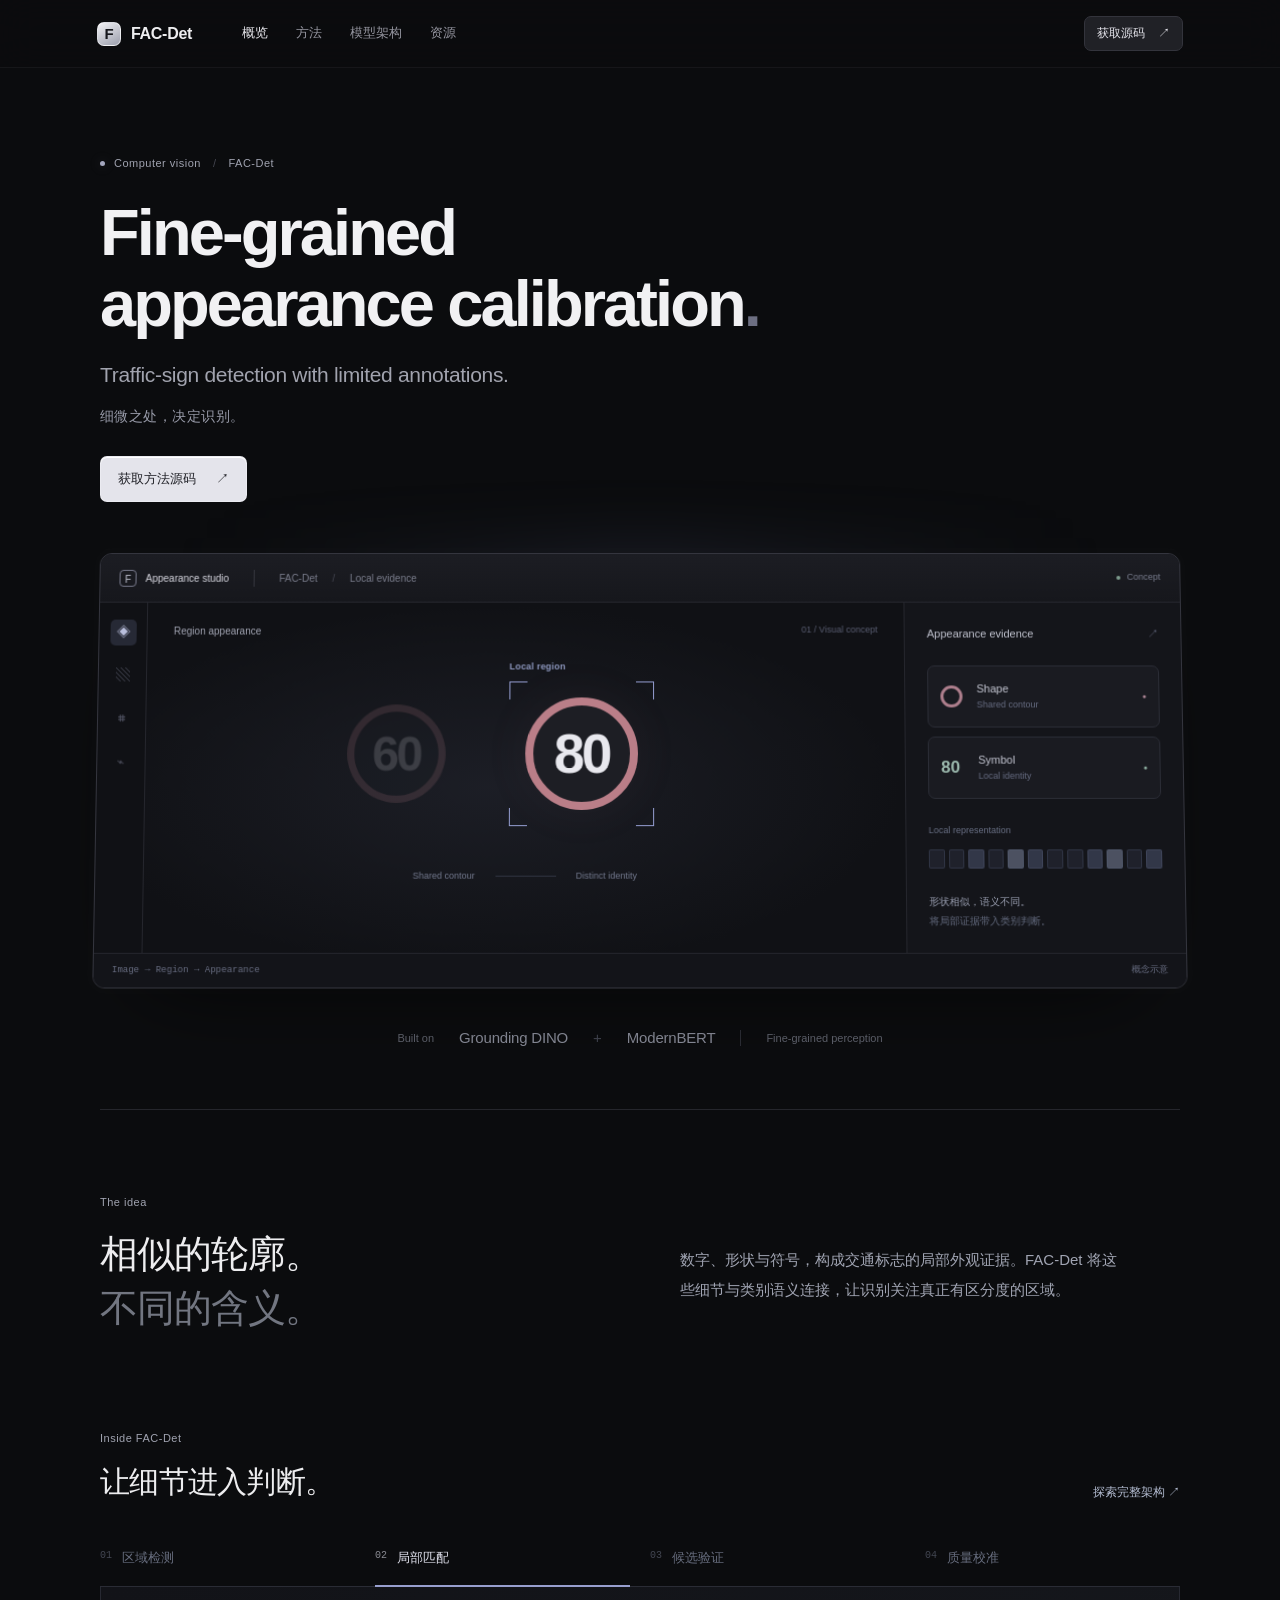
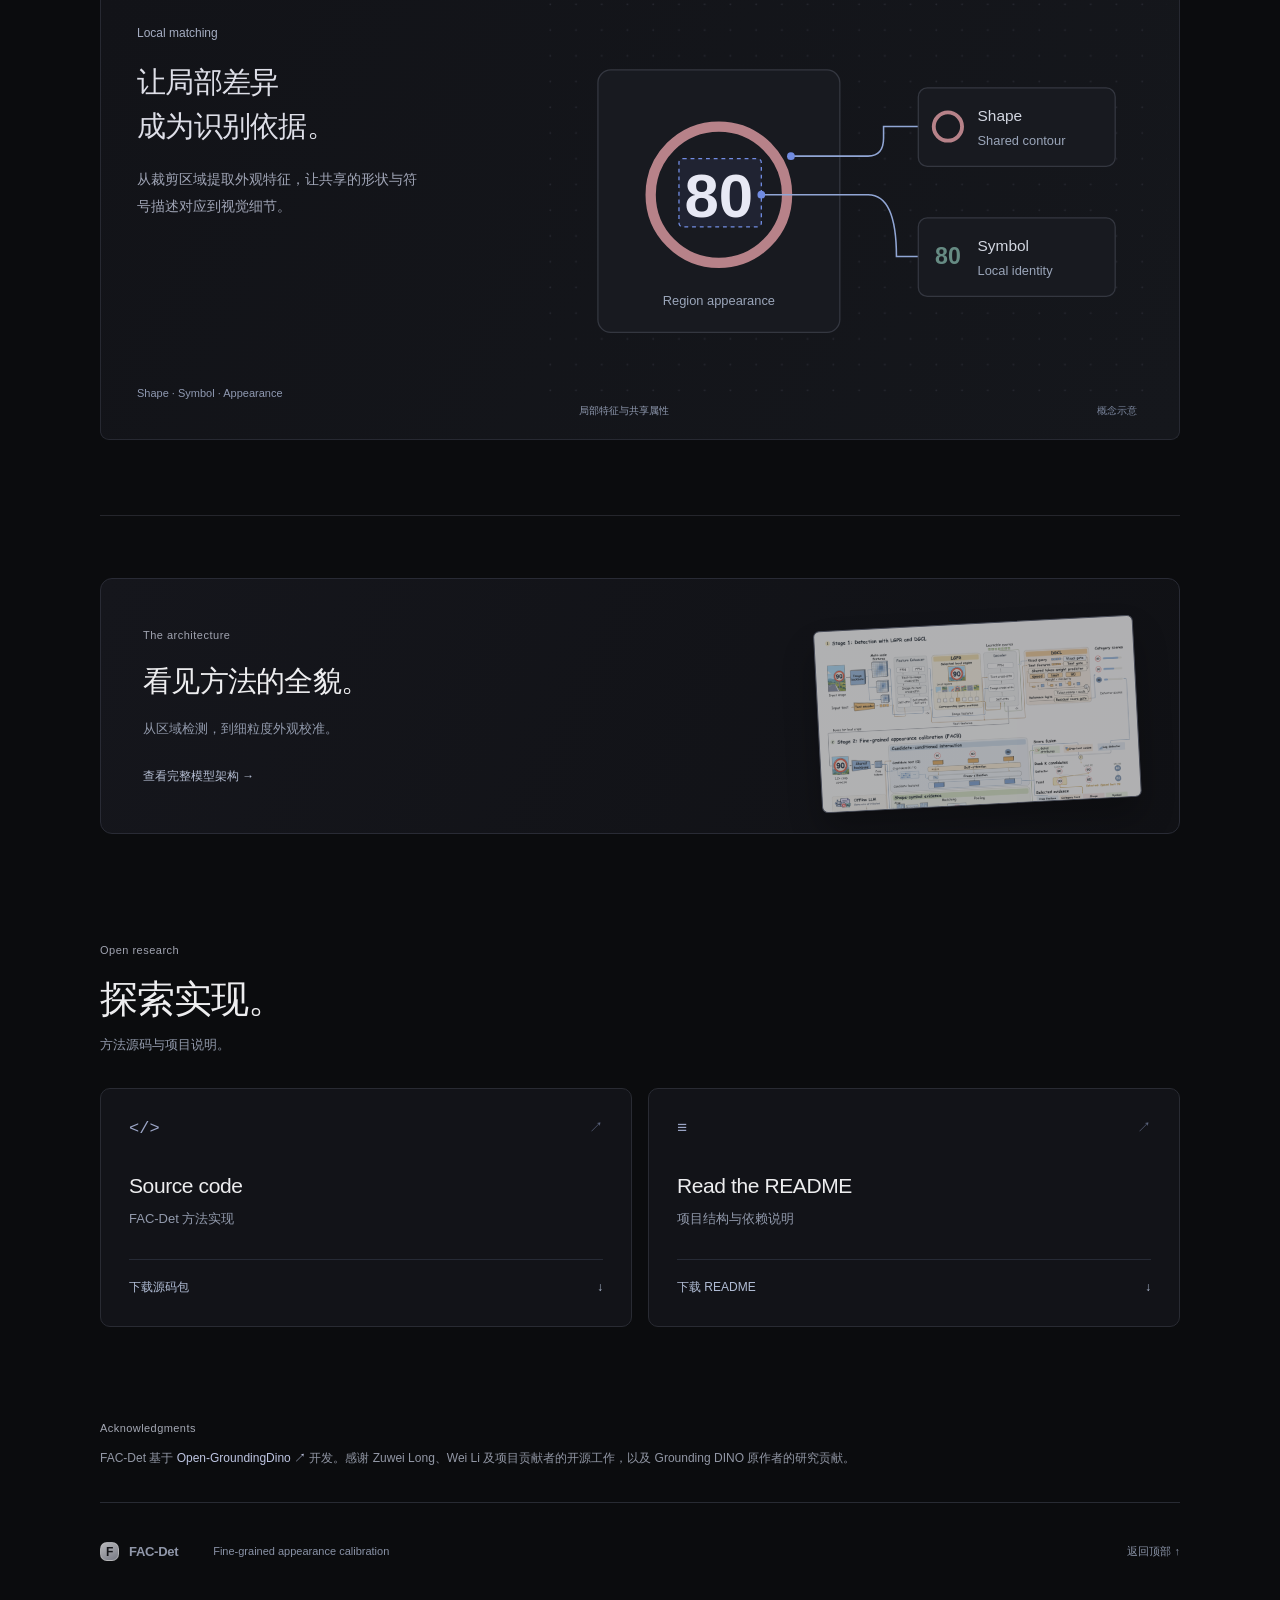
<file: docs/index.html>
<!doctype html><html lang="zh-CN"><head><meta charset="utf-8"><meta name="viewport" content="width=device-width,initial-scale=1"><meta name="theme-color" content="#0b0c0e"><meta name="description" content="FAC-Det：有限标注下的细粒度交通标志检测。"><title>FAC-Det · Fine-grained appearance calibration</title><link rel="stylesheet" href="style.css?v=dark-final"><style id="dark-base">html,body{background:#0b0c0e;color:#ededef;color-scheme:dark}</style></head><body><a class="skip-link" href="#main">跳至正文</a><header class="header"><div class="header-inner"><a class="brand" href="index.html"><span class="logo" aria-hidden="true">F</span>FAC-Det</a><nav aria-label="主导航"><a href="index.html#overview">概览</a><a href="index.html#method">方法</a><a href="architecture.html">模型架构</a><a href="index.html#code">资源</a></nav><a class="header-download" href="assets/FAC-Det-source.zip" download>获取源码 <span>↗</span></a></div></header><main id="main"><section class="hero shell" id="overview"><div class="eyebrow"><span class="status-dot"></span>Computer vision <span class="eyebrow-slash">/</span> FAC-Det</div><h1>Fine-grained<br>appearance calibration<span class="title-period">.</span></h1><p class="paper-title">Traffic-sign detection with limited annotations.</p><p class="hero-subtitle">细微之处，决定识别。</p><div class="hero-actions"><a class="button primary" href="assets/FAC-Det-source.zip" download>获取方法源码 <span>↗</span></a></div></section>
<section class="hero-visual shell" aria-label="局部外观概念展示"><div class="concept-window"><div class="window-bar"><span class="window-brand"><span class="tiny-mark">F</span> Appearance studio</span><span class="window-path">FAC-Det <span>/</span> Local evidence</span><span class="window-status"><i></i> Concept</span></div><div class="concept-workspace"><div class="concept-rail"><span class="rail-active">◈</span><span>▧</span><span>⌗</span><span>⌁</span></div><div class="concept-stage"><div class="stage-meta"><span>Region appearance</span><span class="quiet">01 / Visual concept</span></div><div class="sign-scene"><div class="ghost-sign">60</div><div class="focus-sign"><span>80</span><i class="focus-corner tl"></i><i class="focus-corner tr"></i><i class="focus-corner bl"></i><i class="focus-corner br"></i><span class="focus-label">Local region</span></div><div class="scene-crosshair"></div></div><div class="scene-caption"><span>Shared contour</span><span class="connector-line"></span><span>Distinct identity</span></div></div><div class="evidence-panel"><div class="evidence-title">Appearance evidence <span>↗</span></div><div class="evidence-row"><span class="attribute-icon ring"></span><div><b>Shape</b><small>Shared contour</small></div><span class="attribute-status">●</span></div><div class="evidence-row"><span class="attribute-icon symbol">80</span><div><b>Symbol</b><small>Local identity</small></div><span class="attribute-status mint">●</span></div><div class="token-block"><span>Local representation</span><div class="tokens" aria-hidden="true"><i></i><i></i><i></i><i></i><i></i><i></i><i></i><i></i><i></i><i></i><i></i><i></i></div></div><div class="evidence-note">形状相似，语义不同。<br><span>将局部证据带入类别判断。</span></div></div></div><div class="window-bottom"><span>Image → Region → Appearance</span><span>概念示意</span></div></div></section>
<div class="foundation shell"><span>Built on</span><b>Grounding DINO</b><span class="foundation-cross">+</span><b>ModernBERT</b><span class="foundation-divider"></span><span>Fine-grained perception</span></div>
<section class="intro shell"><div><span class="eyebrow">The idea</span><h2>相似的轮廓。<br><span>不同的含义。</span></h2></div><p>数字、形状与符号，构成交通标志的局部外观证据。FAC-Det 将这些细节与类别语义连接，让识别关注真正有区分度的区域。</p></section>
<div class="shell"><section id="method" class="method-editorial"><div class="method-heading"><div><span class="method-eyebrow">Inside FAC-Det</span><h2>让细节进入判断。</h2></div><a href="architecture.html">探索完整架构 ↗</a></div><div class="method-tabs" role="tablist" aria-label="方法阶段"><button role="tab" id="stage-0" data-stage="0" aria-controls="stage-panel" aria-selected="false" tabindex="-1"><span class="method-tab-index">01</span><span>区域检测</span></button><button role="tab" id="stage-1" data-stage="1" aria-controls="stage-panel" aria-selected="true" tabindex="0"><span class="method-tab-index">02</span><span>局部匹配</span></button><button role="tab" id="stage-2" data-stage="2" aria-controls="stage-panel" aria-selected="false" tabindex="-1"><span class="method-tab-index">03</span><span>候选验证</span></button><button role="tab" id="stage-3" data-stage="3" aria-controls="stage-panel" aria-selected="false" tabindex="-1"><span class="method-tab-index">04</span><span>质量校准</span></button></div><div class="method-experience" id="stage-panel" role="tabpanel" aria-labelledby="stage-1"><div class="method-copy"><span id="stage-tag" class="method-kicker">Local matching</span><h3 id="stage-title">让局部差异<br>成为识别依据。</h3><p id="stage-description">从裁剪区域提取外观特征，让共享的形状与符号描述对应到视觉细节。</p><div class="method-signature" id="stage-signature">Shape · Symbol · Appearance</div></div><div class="method-visual"><div id="stage-art" role="img" aria-label="局部匹配的概念示意"></div><div class="method-visual-footer"><span id="stage-caption">局部特征与共享属性</span><span>概念示意</span></div></div></div></section></div>
<section id="architecture" class="architecture-entry shell"><a class="architecture-link" href="architecture.html"><div class="architecture-link-copy"><span class="eyebrow">The architecture</span><h2>看见方法的全貌。</h2><p>从区域检测，到细粒度外观校准。</p><span class="text-link">查看完整模型架构 →</span></div><div class="architecture-thumb"><img src="assets/facdet-model.png" width="3600" height="2800" alt="FAC-Det 模型架构缩略图" loading="lazy"></div></a></section>
<section id="code" class="resources shell"><div class="resource-heading"><span class="eyebrow">Open research</span><h2>探索实现。</h2><p>方法源码与项目说明。</p></div><div class="resource-grid"><a class="resource-card" href="assets/FAC-Det-source.zip" download><span class="resource-icon">&lt;/&gt;</span><span class="resource-arrow">↗</span><h3>Source code</h3><p>FAC-Det 方法实现</p><span class="resource-action">下载源码包 <span>↓</span></span></a><a class="resource-card" href="assets/README.md" download><span class="resource-icon">≡</span><span class="resource-arrow">↗</span><h3>Read the README</h3><p>项目结构与依赖说明</p><span class="resource-action">下载 README <span>↓</span></span></a></div></section></main>
<aside class="acknowledgments shell" aria-label="致谢"><span>Acknowledgments</span><p>FAC-Det 基于 <a href="https://github.com/longzw1997/Open-GroundingDino" target="_blank" rel="noopener noreferrer">Open-GroundingDino ↗</a> 开发。感谢 Zuwei Long、Wei Li 及项目贡献者的开源工作，以及 Grounding DINO 原作者的研究贡献。</p></aside>
<footer class="shell"><a class="brand" href="#overview"><span class="logo">F</span>FAC-Det</a><p>Fine-grained appearance calibration</p><a class="footer-top" href="#overview">返回顶部 ↑</a></footer><script src="app.js"></script></body></html>
</file>
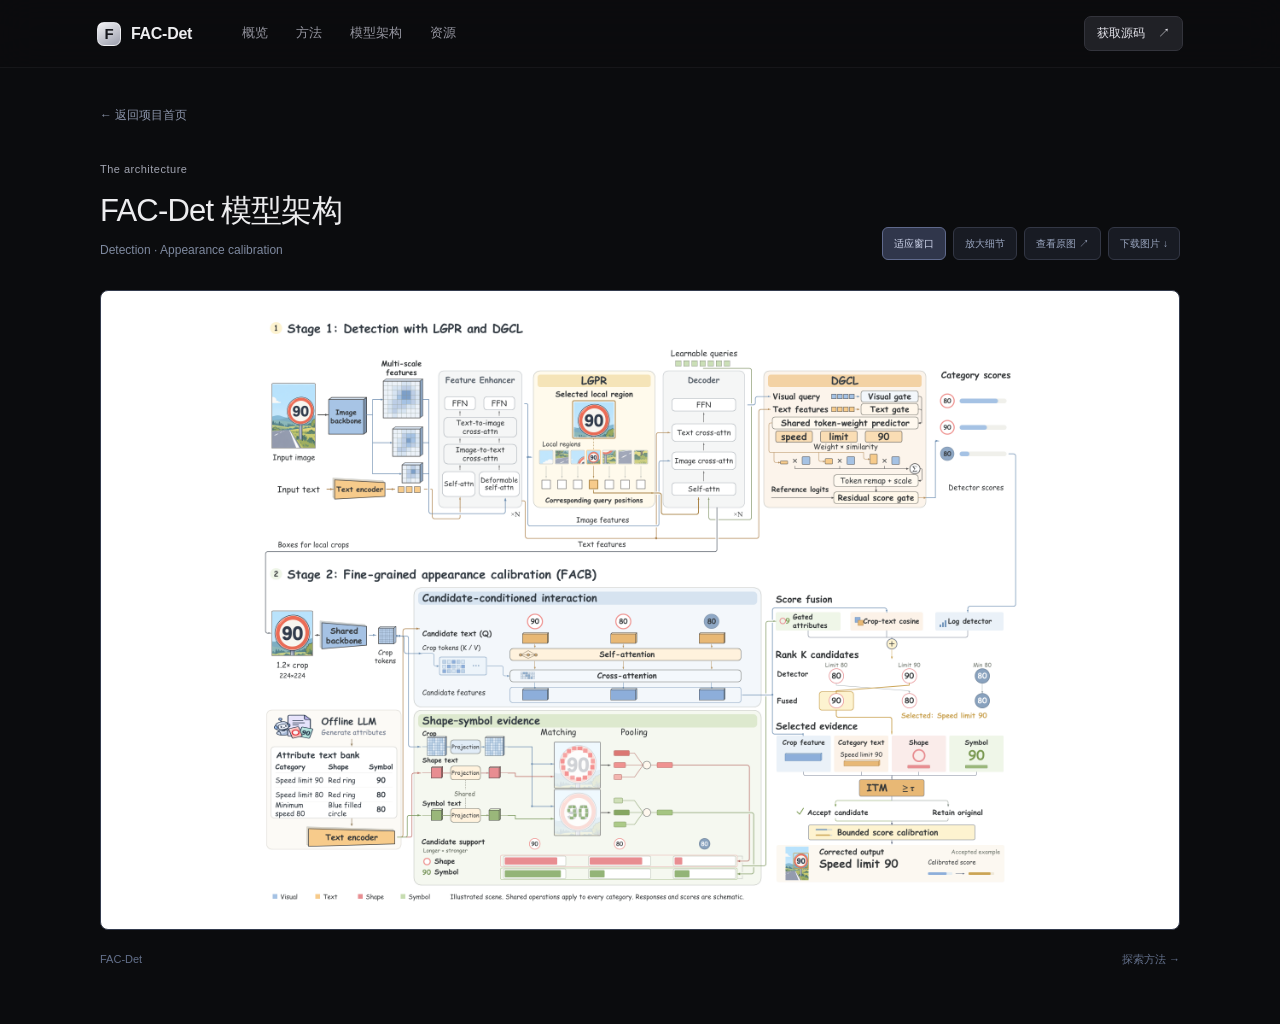
<file: docs/architecture.html>
<!doctype html><html lang="zh-CN"><head><meta charset="utf-8"><meta name="viewport" content="width=device-width,initial-scale=1"><title>模型架构 · FAC-Det</title><meta name="description" content="FAC-Det 模型架构与高清细节。"><link rel="stylesheet" href="style.css?v=dark-final"><style id="dark-base">html,body{background:#0b0c0e;color:#ededef;color-scheme:dark}</style></head><body class="architecture-body"><header class="header"><div class="header-inner"><a class="brand" href="index.html"><span class="logo" aria-hidden="true">F</span>FAC-Det</a><nav aria-label="主导航"><a href="index.html#overview">概览</a><a href="index.html#method">方法</a><a href="architecture.html">模型架构</a><a href="index.html#code">资源</a></nav><a class="header-download" href="assets/FAC-Det-source.zip" download>获取源码 <span>↗</span></a></div></header><main class="architecture-page shell"><a class="back-link" href="index.html">← 返回项目首页</a><div class="architecture-heading"><div><span class="eyebrow">The architecture</span><h1>FAC-Det 模型架构</h1><p>Detection · Appearance calibration</p></div><div class="architecture-controls" aria-label="图像视图"><button id="diagram-fit" aria-pressed="true">适应窗口</button><button id="diagram-zoom" aria-pressed="false">放大细节</button><a href="assets/facdet-model.png" target="_blank" rel="noopener">查看原图 ↗</a><a href="assets/facdet-model.png" download>下载图片 ↓</a></div></div><div class="architecture-canvas" id="diagram-canvas" tabindex="0" aria-label="模型架构图，可滚动查看细节"><img src="assets/facdet-model.png" width="3600" height="2800" alt="FAC-Det 模型架构：Stage 1 检测器，Stage 2 细粒度外观校准分支"></div><div class="architecture-page-footer"><span>FAC-Det</span><a href="index.html#method">探索方法 →</a></div></main><script src="architecture.js"></script></body></html>
</file>
<file: docs/style.css>
:root{color-scheme:dark;--bg:#0b0c0e;--panel:#111216;--border:#25262c;--text:#ededef;--muted:#8b8d98;--accent:#a5adff}*{box-sizing:border-box}html{scroll-behavior:smooth;scroll-padding-top:95px}body{margin:0;background:var(--bg);color:var(--text);font:14px/1.7 "Segoe UI Variable Text","Segoe UI",-apple-system,BlinkMacSystemFont,"PingFang SC","Microsoft YaHei UI","Microsoft YaHei",sans-serif;-webkit-font-smoothing:antialiased}a{color:inherit;text-decoration:none}button,input{font:inherit}button{cursor:pointer}a,button{-webkit-tap-highlight-color:transparent}a:focus-visible,button:focus-visible,[tabindex]:focus-visible{outline:2px solid #a5adff;outline-offset:5px}.shell{width:min(1080px,calc(100% - 64px));margin-left:auto;margin-right:auto}.skip-link{position:absolute;left:20px;top:-100px;z-index:99;background:white;color:black;padding:10px}.skip-link:focus{top:10px}.header{height:68px;position:sticky;top:0;z-index:30;border-bottom:1px solid #ffffff0d;background:#0b0c0ee8;backdrop-filter:blur(18px)}.header-inner{max-width:1150px;height:100%;padding:0 32px;margin:auto;display:flex;gap:50px;align-items:center}.brand{display:inline-flex;align-items:center;gap:10px;font-size:16px;font-weight:600;letter-spacing:-.3px}.logo{width:24px;height:24px;border:1px solid #ffffff8a;border-radius:7px;display:grid;place-items:center;font-size:15px;line-height:1;background:linear-gradient(150deg,#f2f2f5,#9b9eac);color:#16171c;font-weight:750}nav{display:flex;gap:27px;color:#94959f;font-size:12px}nav a:hover,nav a.active{color:#efeff4}.header-download{margin-left:auto;font-size:11px;border:1px solid #33343c;background:#202126;border-radius:7px;padding:6px 12px;color:#e4e4eb}.header-download span{margin-left:10px}.header-download:hover{background:#292b32}.hero{padding-top:82px;padding-bottom:51px;position:relative}.eyebrow{display:inline-flex;align-items:center;gap:9px;font-size:11px;color:#9596a2;letter-spacing:.2px}.status-dot{width:5px;height:5px;background:#a4a7be;border-radius:50%;box-shadow:0 0 12px #a4a7be44}.eyebrow-slash{color:#454650;margin:0 3px}.hero h1{font-size:clamp(42px,5.1vw,65px);font-weight:550;line-height:1.07;letter-spacing:-2.8px;margin:24px 0 20px;max-width:1000px;color:#f1f1f3}.title-period{color:#6d6f82}.paper-title{font-size:20px;letter-spacing:-.3px;color:#93949e;line-height:1.5;margin:0}.hero-subtitle{color:#797c89;font-size:13px;letter-spacing:.6px;margin:12px 0 26px}.hero-actions{display:flex;align-items:center;gap:24px}.button{display:inline-flex;align-items:center;gap:20px;border-radius:7px;padding:10px 15px;font-size:12px}.button.primary{background:#e4e4eb;color:#202127;box-shadow:inset 0 1px #fff;border:1px solid #fff4}.button.primary:hover{background:white}.text-link{font-size:12px;color:#b0b1be}.text-link span{margin-left:10px}.text-link:hover{color:white}.hero-visual{position:relative;perspective:1600px}.hero-visual:before{content:'';position:absolute;inset:-15px 8% 15%;background:radial-gradient(ellipse at 50% 0,#7178ac20,transparent 70%);filter:blur(30px);pointer-events:none}.concept-window{border:1px solid #34353e;border-radius:12px;background:#101115;overflow:hidden;box-shadow:0 40px 90px -55px #000,0 0 0 5px #ffffff02;position:relative;transform:rotateX(3deg);transform-origin:50% 0}.window-bar{height:49px;display:flex;gap:25px;align-items:center;padding:0 19px;border-bottom:1px solid #26272f;background:linear-gradient(#1c1d23,#16171c);font-size:10px;color:#9c9daa}.window-brand{display:flex;align-items:center;gap:9px;color:#d9d9e2}.tiny-mark{display:grid;place-items:center;border:1px solid #77798b;width:17px;height:17px;border-radius:4px;color:#c7c9d7;font-size:10px}.window-path{padding-left:24px;border-left:1px solid #35363e;color:#7a7d8c}.window-path span{margin:0 12px;color:#454751}.window-status{margin-left:auto;font-size:9px;color:#777b8c;display:flex;gap:6px;align-items:center}.window-status i{height:4px;width:4px;background:#7c9b8d;border-radius:50%}.concept-workspace{display:grid;grid-template-columns:48px 1fr 276px;min-height:342px}.concept-rail{border-right:1px solid #25262d;padding:17px 9px;display:flex;flex-direction:column;gap:17px;color:#595c6d;align-items:center}.concept-rail span{width:26px;height:26px;display:grid;place-items:center}.concept-rail .rail-active{background:#262935;color:#b9bfdc;border-radius:5px}.concept-stage{min-width:0;padding:20px 26px 22px;background:radial-gradient(ellipse at 45% 53%,#30334160,transparent 70%)}.stage-meta{display:flex;justify-content:space-between;font-size:10px;color:#a0a3b1}.quiet{color:#585c70;font-size:9px}.sign-scene{height:228px;display:flex;align-items:center;justify-content:center;gap:72px;position:relative;background-image:radial-gradient(#6e738324 .7px,transparent .7px);background-size:18px 18px}.ghost-sign,.focus-sign{width:112px;height:112px;border:8px solid #ba7e88;border-radius:50%;font:600 55px/1 Arial,sans-serif;letter-spacing:-3px;display:flex;align-items:center;justify-content:center;color:#e8e8ee;background:#1d1e24;position:relative}.ghost-sign{opacity:.17;transform:scale(.87)}.focus-sign{box-shadow:0 0 50px #b27a8610}.focus-corner{position:absolute;width:18px;height:18px;border-color:#949dd1;border-style:solid}.tl{left:-24px;top:-24px;border-width:1px 0 0 1px}.tr{right:-24px;top:-24px;border-width:1px 1px 0 0}.bl{left:-24px;bottom:-24px;border-width:0 0 1px 1px}.br{right:-24px;bottom:-24px;border-width:0 1px 1px 0}.focus-label{position:absolute;top:-45px;left:-24px;font-size:9px;line-height:1.5;font-family:inherit;letter-spacing:.2px;color:#8e98bf;white-space:nowrap}.scene-caption{display:flex;align-items:center;justify-content:center;gap:20px;font-size:9px;color:#72788d}.connector-line{width:60px;height:1px;background:#303441}.evidence-panel{border-left:1px solid #25262d;padding:22px;background:#14151a}.evidence-title{font-size:11px;color:#bfc1cd;display:flex;justify-content:space-between;margin-bottom:22px}.evidence-title span{color:#62677d}.evidence-row{display:flex;gap:14px;align-items:center;border:1px solid #2b2d36;background:#1a1b21;border-radius:7px;padding:13px 12px;margin:9px 0}.evidence-row b{display:block;font-size:11px;font-weight:500;color:#c4c6d2}.evidence-row small{display:block;color:#656b80;font-size:9px}.attribute-icon{width:23px;flex-shrink:0}.ring{height:22px;width:22px;border:3px solid #ad7e8c;border-radius:50%}.symbol{font:600 17px Arial;color:#9bb8ad}.attribute-status{font-size:7px;color:#aa8493;margin-left:auto}.attribute-status.mint{color:#8eafa0}.token-block{margin-top:24px;color:#686f84;font-size:9px}.tokens{display:flex;gap:4px;margin-top:11px}.tokens i{height:19px;flex:1;background:#4e587333;border:1px solid #5e698644;border-radius:2px}.tokens i:nth-child(3n){background:#7986b34f}.tokens i:nth-child(5n){background:#a1adce66}.evidence-note{font-size:10px;line-height:1.9;margin-top:23px;color:#989daf}.evidence-note span{color:#62697d}.window-bottom{display:flex;justify-content:space-between;font:9px/1.5 Consolas,monospace;color:#676c80;padding:10px 18px;border-top:1px solid #25262d;background:#131419}.foundation{display:flex;align-items:center;justify-content:center;gap:25px;padding:39px 0 58px;border-bottom:1px solid var(--border);font-size:11px;color:#626570}.foundation b{font-size:15px;font-weight:500;color:#8c8f9c;letter-spacing:-.2px}.foundation-cross{font-size:15px;color:#444752}.foundation-divider{width:1px;height:16px;background:#2c2e36}.intro{padding-top:80px;padding-bottom:64px;display:grid;grid-template-columns:1fr 1fr;gap:80px}.intro h2{font-size:38px;line-height:1.4;letter-spacing:-1px;font-weight:500;margin:15px 0 0}.intro h2 span{color:#727681}.intro p{font-size:14px;line-height:2;color:#8a8d9a;max-width:420px;align-self:center;margin-top:40px}.method-editorial{padding:27px 0 75px;scroll-margin-top:100px}.method-heading{display:flex;align-items:flex-end;justify-content:space-between;margin-bottom:28px}.method-eyebrow{font-size:11px;color:#777d8d}.method-heading h2{font-size:30px;font-weight:500;letter-spacing:-.8px;margin:11px 0 0;line-height:1.4}.method-heading>a{font-size:11px;color:#9298ad}.method-heading>a:hover{color:#e2e5f3}.method-tabs{display:grid;grid-template-columns:repeat(4,1fr);gap:20px;border-bottom:1px solid #2a2c35}.method-tabs button{display:flex;gap:10px;background:none;border:0;border-bottom:2px solid transparent;padding:16px 0;color:#676d7e;font-size:12px;margin-bottom:-1px}.method-tabs button[aria-selected=true]{color:#dedfea;border-bottom-color:#989fce}.method-tab-index{font:9px/1.7 Consolas,monospace;opacity:.6}.method-tabs button:hover{color:#d2d7ed}.method-experience{display:grid;grid-template-columns:.85fr 1.25fr;background:linear-gradient(120deg,#121318,#15171c);border:1px solid #272932;border-top:0;border-radius:0 0 9px 9px;min-height:365px;overflow:hidden}.method-copy{padding:36px;display:flex;flex-direction:column;align-items:flex-start}.method-kicker{font-size:11px;color:#818ba5}.method-copy h3{white-space:pre-line;font-size:29px;font-weight:450;line-height:1.5;letter-spacing:-.3px;margin:18px 0;color:#dedfe8}.method-copy>p{font-size:12px;line-height:2;max-width:290px;color:#7f8598;margin:0}.method-signature{font-size:10px;color:#565e72;margin-top:auto;padding-top:25px}.method-visual{align-self:center;min-width:0;padding:16px 12px}.method-visual svg{display:block;width:100%;height:auto;animation:appear .25s ease}.method-visual-footer{display:flex;justify-content:space-between;font-size:9px;color:#6a738c;margin:0 30px 4px;gap:12px}.method-visual-footer span:last-child{color:#4f586d}@keyframes appear{from{opacity:.3;transform:translateY(4px)}to{opacity:1;transform:none}}.architecture-entry{border-top:1px solid var(--border);padding:62px 0}.architecture-link{display:flex;gap:80px;align-items:center;border:1px solid #292b35;background:linear-gradient(115deg,#15161c,#101115);border-radius:12px;padding:36px 42px;overflow:hidden;transition:border-color .2s}.architecture-link:hover{border-color:#5f6686}.architecture-link-copy{flex:1;min-width:0}.architecture-link h2{font-size:29px;letter-spacing:-.5px;font-weight:500;line-height:1.5;margin:13px 0}.architecture-link p{font-size:12px;color:#737a8e;margin:0 0 23px}.architecture-thumb{width:320px;max-height:182px;overflow:hidden;flex-shrink:0;transform:rotate(-3deg) translateY(8px);border:1px solid #626777;border-radius:6px;opacity:.67;box-shadow:0 20px 35px #0006;background:#fff;padding:5px}.architecture-thumb img{display:block;width:100%;height:auto}.resources{padding:42px 0 90px}.resource-heading h2{font-size:38px;font-weight:500;line-height:1.5;letter-spacing:-1px;margin:10px 0 5px}.resource-heading>p{font-size:13px;color:#7e8393;margin:0 0 30px}.resource-grid{display:grid;grid-template-columns:1fr 1fr;gap:16px}.resource-card{position:relative;border:1px solid #292b33;border-radius:10px;padding:28px;background:#121318;transition:background .2s,border-color .2s}.resource-card:hover{background:#17191f;border-color:#535973}.resource-icon{font:17px Consolas,monospace;color:#9ca6c7}.resource-arrow{position:absolute;right:28px;top:27px;color:#5b657e}.resource-card h3{font-size:21px;letter-spacing:-.4px;font-weight:500;margin:27px 0 3px}.resource-card p{font-size:12px;color:#6f778c;margin:0 0 28px}.resource-action{display:flex;justify-content:space-between;border-top:1px solid #262a35;padding-top:17px;font-size:11px;color:#a2abc2}footer{display:flex;align-items:center;gap:35px;border-top:1px solid #282b33;padding:28px 0 37px}footer .brand{font-size:13px;color:#9097a9}footer .logo{width:19px;height:19px;font-size:12px;opacity:.75}footer p{font-size:10px;color:#535d73}.footer-top{font-size:10px;color:#758099;margin-left:auto}.architecture-page{padding:35px 0 55px}.back-link{font-size:12px;color:#8c95ab}.back-link:hover{color:white}.architecture-heading{display:flex;align-items:flex-end;justify-content:space-between;gap:20px;padding:30px 0}.architecture-heading h1{font-size:31px;font-weight:500;line-height:1.4;letter-spacing:-.8px;margin:8px 0}.architecture-heading p{font-size:12px;color:#7e899f;margin:0}.architecture-controls{display:flex;gap:7px;flex-wrap:wrap}.architecture-controls button,.architecture-controls a{font-size:10px;padding:7px 11px;border:1px solid #333745;border-radius:6px;color:#9ba7c1;background:#181b23}.architecture-controls button[aria-pressed=true]{background:#30364b;color:#d1d7ed;border-color:#5f698c}.architecture-canvas{height:calc(100dvh - 260px);min-height:400px;overflow:auto;background:white;border:1px solid #343b4e;border-radius:8px;padding:20px;scrollbar-color:#65718b #e6eaf2}.architecture-canvas img{display:block;width:100%;height:100%;object-fit:contain}.architecture-canvas.is-zoomed img{width:220%;height:auto;max-width:none;object-fit:initial}.architecture-page-footer{display:flex;justify-content:space-between;font-size:11px;color:#64718c;padding-top:20px}
@media(max-width:800px){.header-inner{gap:30px}.concept-workspace{grid-template-columns:38px 1fr 220px}.concept-stage{padding:20px 15px}.sign-scene{gap:42px}.ghost-sign,.focus-sign{width:90px;height:90px;font-size:44px}.evidence-panel{padding:20px 15px}.quiet{display:none}.intro{gap:35px}.intro h2{font-size:31px}.method-copy{padding:27px}.method-copy h3{font-size:25px}.architecture-link{gap:35px;padding:30px}.architecture-thumb{width:250px}.foundation{gap:16px}.architecture-heading{align-items:flex-start;flex-direction:column}}
@media(max-width:600px){.shell{width:calc(100% - 38px)}.header{height:60px}.header-inner{padding:0 19px;gap:23px}.brand{font-size:14px;gap:7px}.logo{height:21px;width:21px;font-size:13px}nav{gap:15px;font-size:10px}.header-download{display:none}.hero{padding-top:49px;padding-bottom:35px}.eyebrow{font-size:10px}.hero h1{font-size:40px;line-height:1.1;letter-spacing:-1.8px;margin:22px 0 16px}.paper-title{font-size:16px;max-width:310px;line-height:1.6}.hero-subtitle{font-size:11px;margin:13px 0 24px}.hero-actions{gap:20px}.button{font-size:11px;padding:9px 12px;gap:12px}.text-link{font-size:11px}.concept-window{transform:none;border-radius:8px}.window-bar{padding:0 12px;height:39px;font-size:9px}.window-path{display:none}.window-status{font-size:8px}.concept-workspace{grid-template-columns:28px minmax(0,1fr);min-height:0}.concept-rail{padding:14px 0;gap:15px;font-size:12px}.concept-rail span{width:20px;height:20px}.concept-stage{padding:17px 17px 22px}.stage-meta{font-size:9px}.sign-scene{height:207px;gap:43px}.ghost-sign{width:75px;height:75px;font-size:36px;border-width:6px}.focus-sign{width:85px;height:85px;font-size:41px;border-width:6px}.scene-caption{gap:12px;font-size:8px}.evidence-panel{grid-column:2;border-left:0;border-top:1px solid #282a34;display:grid;grid-template-columns:1fr 1fr;gap:10px;padding:15px}.evidence-title{grid-column:1/-1;margin-bottom:0;font-size:10px}.evidence-row{margin:0;gap:9px;padding:10px 8px}.evidence-row b{font-size:10px}.evidence-row small{font-size:8px}.ring{width:18px;height:18px;flex-shrink:0}.symbol{font-size:15px;width:18px}.attribute-status{display:none}.token-block,.evidence-note{display:none}.window-bottom{font-size:8px;padding:9px 12px}.foundation{padding:26px 0 35px;gap:13px;flex-wrap:wrap;font-size:9px}.foundation b{font-size:12px}.foundation-divider,.foundation>span:last-child{display:none}.intro{padding-top:42px;padding-bottom:35px;grid-template-columns:1fr;gap:15px}.intro h2{font-size:29px;letter-spacing:-.5px;margin-top:12px}.intro p{font-size:12px;line-height:1.9;margin:0;max-width:100%;color:#8c90a0}.method-editorial{padding-top:18px;padding-bottom:37px}.method-heading{gap:10px;margin-bottom:20px}.method-heading h2{font-size:23px;letter-spacing:-.6px}.method-heading>a{font-size:9px}.method-eyebrow{font-size:10px}.method-tabs{gap:10px}.method-tabs button{font-size:10px;gap:5px;padding:13px 0}.method-tab-index{font-size:8px}.method-experience{grid-template-columns:1fr;min-height:0}.method-copy{padding:25px 23px 10px}.method-copy h3{font-size:24px;line-height:1.5;white-space:normal;margin:12px 0}.method-copy>p{font-size:12px;max-width:100%}.method-signature{padding-top:17px;font-size:9px}.method-visual{padding:0 3px 20px}.method-visual svg{max-height:275px}.method-visual-footer{font-size:8px;margin:0 25px}.architecture-entry{padding:32px 0}.architecture-link{display:block;padding:26px;position:relative}.architecture-link h2{font-size:25px;margin:10px 0}.architecture-link p{font-size:11px;margin-bottom:17px}.architecture-thumb{width:100%;max-height:135px;margin-top:28px;transform:rotate(-2deg);opacity:.55}.resources{padding:20px 0 44px}.resource-heading h2{font-size:30px}.resource-heading>p{font-size:12px;margin-bottom:22px}.resource-grid{gap:12px;grid-template-columns:1fr}.resource-card{padding:24px}.resource-card h3{font-size:21px;margin-top:20px}.resource-card p{margin-bottom:20px}.resource-arrow{right:24px;top:23px}footer{padding:23px 0 30px;gap:20px;flex-wrap:wrap}footer p{font-size:9px;order:3;flex-basis:100%;margin:0}.footer-top{font-size:9px}.architecture-page{padding:24px 0 40px}.architecture-heading{padding:22px 0;gap:20px}.architecture-heading h1{font-size:26px}.architecture-controls{gap:5px}.architecture-controls a,.architecture-controls button{font-size:9px;padding:7px 9px}.architecture-canvas{height:62dvh;min-height:320px;padding:8px}.architecture-canvas.is-zoomed img{width:350%}.architecture-page-footer{font-size:10px}}
@media(prefers-reduced-motion:reduce){html{scroll-behavior:auto}*,*:before,*:after{animation:none!important;transition:none!important}}

.acknowledgments{padding:0 0 32px;color:#858995;font-size:11px;line-height:1.9}.acknowledgments>span{font-size:10px;letter-spacing:.04em;color:#a4a8b4}.acknowledgments p{max-width:790px;margin:8px 0 0}.acknowledgments a{color:#bec5e2}.acknowledgments a:hover{color:#fff}

/* Typography and reading rhythm */
body{text-rendering:optimizeLegibility;font-kerning:normal}
::selection{background:#666c9a66;color:#fff}
.hero h1{font-family:"Segoe UI Variable Display","Segoe UI",-apple-system,BlinkMacSystemFont,sans-serif;font-weight:600;letter-spacing:-.045em;line-height:1.09;text-wrap:balance}
.paper-title{color:#a1a3ae;font-size:21px;letter-spacing:-.015em}
.hero-subtitle{font-size:14px;line-height:1.9;letter-spacing:.035em;color:#989ba9}
nav{font-size:13px;gap:28px}.header-download{font-size:12px}
.button{font-size:13px;font-weight:500;padding:11px 17px;transition:background .18s,box-shadow .18s}
.button.primary:hover{box-shadow:0 0 22px #ffffff14}
.eyebrow,.method-eyebrow{font-size:11px;letter-spacing:.045em;color:#a0a3b0}
.intro h2,.method-heading h2,.resource-heading h2,.architecture-link h2,.method-copy h3{letter-spacing:-.025em;font-weight:500;text-wrap:balance}
.intro p{font-size:15px;line-height:2;color:#a0a4b2;max-width:440px}
.method-tabs button{font-size:13px}.method-tab-index{font-size:10px;font-variant-numeric:tabular-nums}
.method-copy>p{font-size:14px;line-height:1.95;color:#a0a5b6}
.method-kicker{font-size:12px;color:#a5adc2}.method-signature{font-size:11px;color:#8f99b1}
.method-heading>a,.text-link{font-size:12px;color:#b4bdd2}
.method-visual-footer{font-size:10px;color:#909ab0}.method-visual-footer span:last-child{color:#79849b}
.architecture-link p,.resource-heading>p,.resource-card p{font-size:13px;line-height:1.9;color:#929aac}
.resource-action{font-size:12px;color:#b1bdd5}.resource-card{transition:background .2s,border-color .2s,box-shadow .2s}
.resource-card:hover{box-shadow:0 12px 35px #0002}
.acknowledgments{font-size:12px;color:#9297a5}.acknowledgments>span{font-size:11px}
footer p,.footer-top{font-size:11px;color:#8992a6}
@media(max-width:600px){
 nav{font-size:11px;gap:13px}.header-inner{gap:18px}
 .hero h1{font-size:clamp(34px,9.8vw,44px);line-height:1.12;letter-spacing:-.045em}
 .paper-title{font-size:17px;line-height:1.65}.hero-subtitle{font-size:12px;letter-spacing:0}
 .button{font-size:12px;padding:10px 14px}
 .intro p,.method-copy>p{font-size:13px;line-height:1.95}
 .method-tabs button{font-size:11px}.method-tab-index{font-size:9px}
 .method-heading>a{font-size:10px}.method-kicker{font-size:11px}
 .method-signature{font-size:10px}.method-visual-footer{font-size:9px}
 .architecture-link p,.resource-heading>p,.resource-card p{font-size:12px}
 .acknowledgments{font-size:11px}.footer-top,footer p{font-size:10px}
}
</file>
